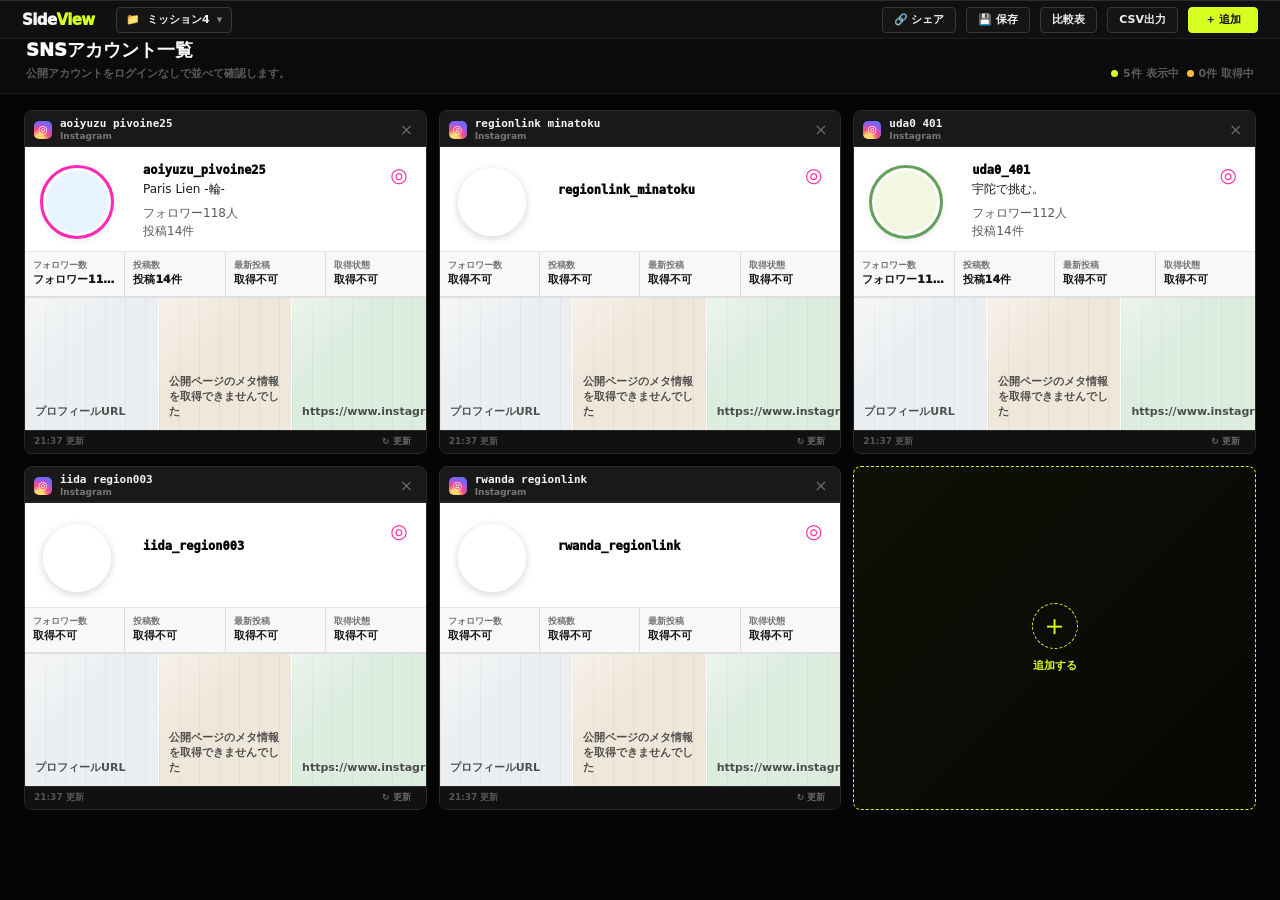
<file: index.html>
<!DOCTYPE html>
<html lang="ja">
<head>
    <meta charset="UTF-8">
    <meta name="viewport" content="width=device-width, initial-scale=1.0">
    <title>SideView SNS Preview</title>
    <link rel="stylesheet" href="sns-preview.css">
</head>
<body>
    <header class="topbar">
        <div class="brand-lockup" aria-label="SideView">
            <span class="brand-side">Side</span><span class="brand-view">View</span>
        </div>
        <button class="mission-select" type="button" aria-label="ミッション選択">
            <span>📁</span>
            <strong id="missionName">ミッション4</strong>
            <span class="chevron">▾</span>
        </button>
        <div class="topbar-spacer"></div>
        <button class="ghost-action" type="button">🔗 シェア</button>
        <button class="ghost-action" type="button">💾 保存</button>
        <button id="toggleCompare" class="ghost-action" type="button">比較表</button>
        <button id="exportCsv" class="ghost-action" type="button">CSV出力</button>
        <button id="openAddPanel" class="add-action" type="button">＋ 追加</button>
    </header>

    <main class="app-shell">
        <section class="mission-head">
            <div>
                <h1>SNSアカウント一覧</h1>
                <p>公開アカウントをログインなしで並べて確認します。</p>
            </div>
            <div id="statusSummary" class="status-summary" aria-label="取得状況"></div>
        </section>

        <section id="panelGrid" class="panel-grid" aria-label="SNSプレビュー一覧"></section>

        <section id="comparePanel" class="compare-panel" aria-label="SNS比較表" hidden>
            <div class="compare-head">
                <div>
                    <p>Comparison</p>
                    <h2>アカウント比較表</h2>
                </div>
                <button id="closeCompare" type="button">閉じる</button>
            </div>
            <div class="compare-table-wrap">
                <table class="compare-table">
                    <thead>
                        <tr>
                            <th>SNS</th>
                            <th>アカウント</th>
                            <th>フォロワー数</th>
                            <th>投稿数</th>
                            <th>最新投稿</th>
                            <th>取得状態</th>
                            <th>URL</th>
                        </tr>
                    </thead>
                    <tbody id="compareRows"></tbody>
                </table>
            </div>
        </section>
    </main>

    <dialog id="addDialog" class="add-dialog" aria-labelledby="addDialogTitle">
        <form method="dialog">
            <div class="dialog-head">
                <div>
                    <p>URL Input</p>
                    <h2 id="addDialogTitle">SNSパネルを追加</h2>
                </div>
                <button class="icon-button" value="cancel" type="submit" aria-label="閉じる">×</button>
            </div>
            <label>
                <span>SNSアカウントURL</span>
                <textarea id="urlInput" placeholder="https://www.instagram.com/account/&#10;https://x.com/account"></textarea>
            </label>
            <label>
                <span>ミッション名</span>
                <input id="missionInput" value="ミッション4">
            </label>
            <div id="inputNotice" class="dialog-notice">Instagram / X / TikTok / YouTube / Facebook / Threads / LinkedIn に対応。</div>
            <div class="dialog-actions">
                <button id="addUrls" class="dialog-primary" value="default" type="button">パネルを追加</button>
                <button id="clearUrls" class="dialog-secondary" value="default" type="button">クリア</button>
            </div>
        </form>
    </dialog>

    <script src="sns-preview.js"></script>
</body>
</html>
</file>
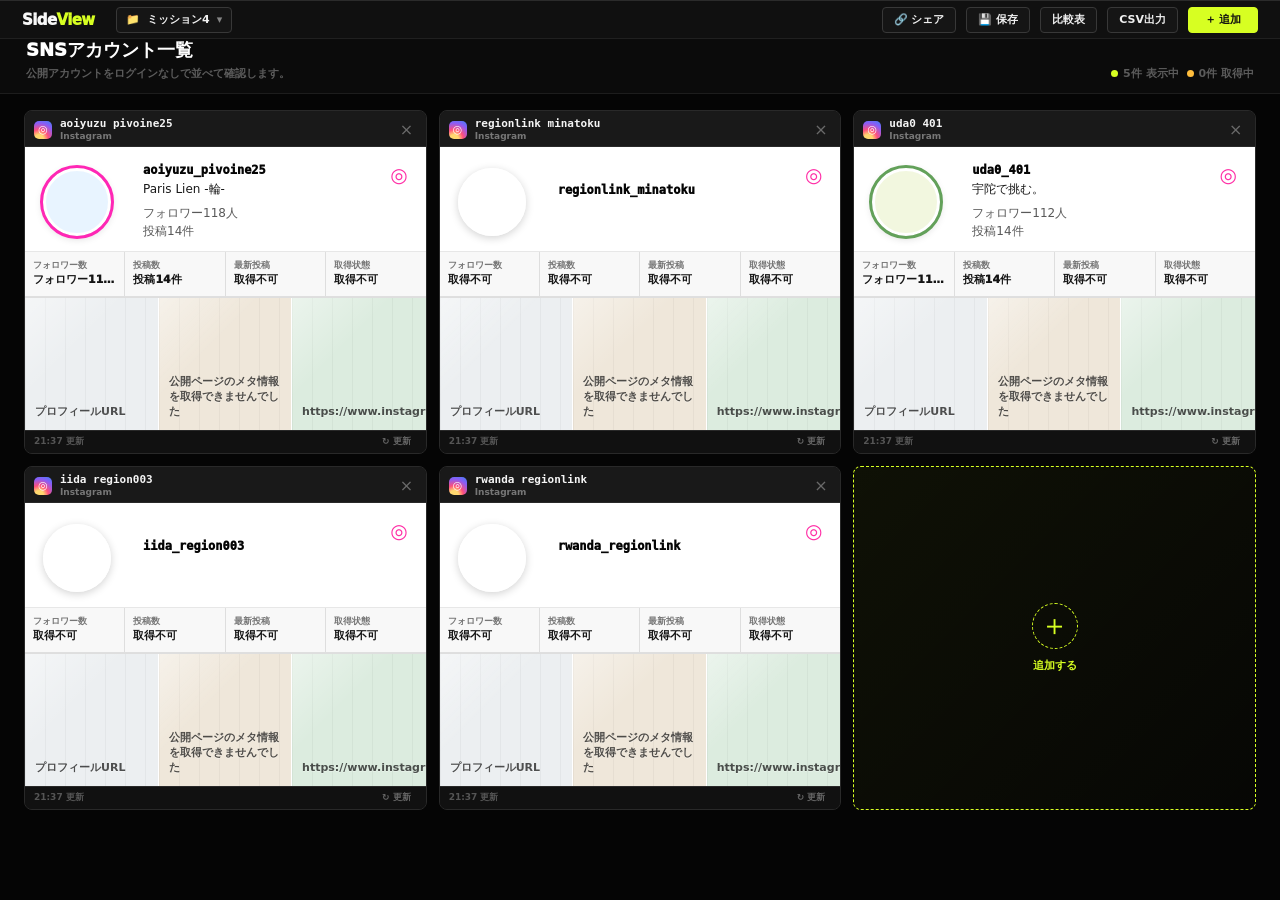
<file: admin/sns-preview.html>
<!DOCTYPE html>
<html lang="ja">
<head>
    <meta charset="UTF-8">
    <meta name="viewport" content="width=device-width, initial-scale=1.0">
    <title>SideView SNS Preview</title>
    <link rel="stylesheet" href="../sns-preview.css">
</head>
<body>
    <header class="topbar">
        <div class="brand-lockup" aria-label="SideView">
            <span class="brand-side">Side</span><span class="brand-view">View</span>
        </div>
        <button class="mission-select" type="button" aria-label="ミッション選択">
            <span>📁</span>
            <strong id="missionName">ミッション4</strong>
            <span class="chevron">▾</span>
        </button>
        <div class="topbar-spacer"></div>
        <button class="ghost-action" type="button">🔗 シェア</button>
        <button class="ghost-action" type="button">💾 保存</button>
        <button id="toggleCompare" class="ghost-action" type="button">比較表</button>
        <button id="exportCsv" class="ghost-action" type="button">CSV出力</button>
        <button id="openAddPanel" class="add-action" type="button">＋ 追加</button>
    </header>

    <main class="app-shell">
        <section class="mission-head">
            <div>
                <h1>SNSアカウント一覧</h1>
                <p>公開アカウントをログインなしで並べて確認します。</p>
            </div>
            <div id="statusSummary" class="status-summary" aria-label="取得状況"></div>
        </section>

        <section id="panelGrid" class="panel-grid" aria-label="SNSプレビュー一覧"></section>

        <section id="comparePanel" class="compare-panel" aria-label="SNS比較表" hidden>
            <div class="compare-head">
                <div>
                    <p>Comparison</p>
                    <h2>アカウント比較表</h2>
                </div>
                <button id="closeCompare" type="button">閉じる</button>
            </div>
            <div class="compare-table-wrap">
                <table class="compare-table">
                    <thead>
                        <tr>
                            <th>SNS</th>
                            <th>アカウント</th>
                            <th>フォロワー数</th>
                            <th>投稿数</th>
                            <th>最新投稿</th>
                            <th>取得状態</th>
                            <th>URL</th>
                        </tr>
                    </thead>
                    <tbody id="compareRows"></tbody>
                </table>
            </div>
        </section>
    </main>

    <dialog id="addDialog" class="add-dialog" aria-labelledby="addDialogTitle">
        <form method="dialog">
            <div class="dialog-head">
                <div>
                    <p>URL Input</p>
                    <h2 id="addDialogTitle">SNSパネルを追加</h2>
                </div>
                <button class="icon-button" value="cancel" type="submit" aria-label="閉じる">×</button>
            </div>
            <label>
                <span>SNSアカウントURL</span>
                <textarea id="urlInput" placeholder="https://www.instagram.com/account/&#10;https://x.com/account"></textarea>
            </label>
            <label>
                <span>ミッション名</span>
                <input id="missionInput" value="ミッション4">
            </label>
            <div id="inputNotice" class="dialog-notice">Instagram / X / TikTok / YouTube / Facebook / Threads / LinkedIn に対応。</div>
            <div class="dialog-actions">
                <button id="addUrls" class="dialog-primary" value="default" type="button">パネルを追加</button>
                <button id="clearUrls" class="dialog-secondary" value="default" type="button">クリア</button>
            </div>
        </form>
    </dialog>

    <script src="../sns-preview.js"></script>
</body>
</html>
</file>
<file: sns-preview.css>
:root {
    --bg: #050505;
    --panel: #111111;
    --panel-2: #191919;
    --line: #292929;
    --line-strong: #383838;
    --text: #f6f6f6;
    --muted: #8c8c8c;
    --quiet: #5c5c5c;
    --accent: #d7ff22;
    --accent-soft: rgba(215, 255, 34, 0.14);
    --danger: #ff4d6d;
    --instagram: #ff2ea6;
}

* {
    box-sizing: border-box;
}

html {
    background: var(--bg);
}

body {
    min-width: 1180px;
    margin: 0;
    color: var(--text);
    background: var(--bg);
    font-family: Inter, ui-sans-serif, system-ui, -apple-system, BlinkMacSystemFont, "Segoe UI", sans-serif;
}

button,
input,
textarea {
    font: inherit;
}

button {
    cursor: pointer;
}

.topbar {
    position: sticky;
    top: 0;
    z-index: 10;
    display: flex;
    align-items: center;
    gap: 10px;
    height: 39px;
    padding: 0 22px;
    border-top: 1px solid #2b2b2b;
    border-bottom: 1px solid #202020;
    background: #101010;
}

.brand-lockup {
    display: inline-flex;
    align-items: baseline;
    min-width: 84px;
    font-size: 15px;
    font-weight: 1000;
    letter-spacing: -0.04em;
}

.brand-side {
    color: #f7f7f7;
}

.brand-view {
    color: var(--accent);
}

.mission-select,
.ghost-action,
.add-action,
.icon-button {
    min-height: 26px;
    border: 1px solid var(--line-strong);
    border-radius: 4px;
    color: #f0f0f0;
    background: #151515;
    font-size: 11px;
    font-weight: 800;
}

.mission-select {
    display: inline-flex;
    align-items: center;
    gap: 7px;
    padding: 0 9px;
}

.chevron {
    color: #858585;
}

.topbar-spacer {
    flex: 1;
}

.ghost-action {
    padding: 0 11px;
}

.add-action {
    min-width: 70px;
    color: #101010;
    background: var(--accent);
    border-color: var(--accent);
}

.app-shell {
    padding: 0 24px 48px;
}

.mission-head {
    display: flex;
    align-items: end;
    justify-content: space-between;
    min-height: 50px;
    margin: 0 -24px 16px;
    padding: 0 26px 12px;
    border-bottom: 1px solid #1d1d1d;
    background: #0b0b0b;
}

.mission-head h1 {
    margin: 0;
    color: #fff;
    font-size: 18px;
    font-weight: 950;
    line-height: 1.2;
    letter-spacing: 0;
}

.mission-head p {
    margin: 5px 0 0;
    color: var(--quiet);
    font-size: 11px;
    font-weight: 700;
}

.status-summary {
    display: flex;
    gap: 8px;
    color: var(--quiet);
    font-size: 11px;
    font-weight: 800;
}

.status-summary span {
    display: inline-flex;
    align-items: center;
    gap: 5px;
}

.status-dot {
    width: 7px;
    height: 7px;
    border-radius: 50%;
    background: var(--accent);
}

.status-dot.warn {
    background: #ffbe3d;
}

.panel-grid {
    display: grid;
    grid-template-columns: repeat(4, minmax(360px, 1fr));
    gap: 12px;
    align-items: start;
}

.sns-panel,
.add-panel {
    height: 344px;
    overflow: hidden;
    border: 1px solid var(--line);
    border-radius: 8px;
    background: var(--panel);
}

.sns-panel {
    display: grid;
    grid-template-rows: 36px minmax(0, 1fr) 23px;
}

.panel-titlebar {
    display: grid;
    grid-template-columns: auto 1fr auto;
    align-items: center;
    gap: 8px;
    padding: 7px 8px 7px 9px;
    border-bottom: 1px solid var(--line);
    background: var(--panel-2);
}

.provider-icon {
    width: 18px;
    height: 18px;
    border-radius: 5px;
    display: grid;
    place-items: center;
    color: #fff;
    background: radial-gradient(circle at 28% 100%, #ffd86f 0 20%, #ff4f7c 42%, #8b5cf6 72%, #3b82f6 100%);
    font-size: 11px;
    font-weight: 900;
}

.panel-account {
    min-width: 0;
}

.panel-account strong,
.panel-account span {
    display: block;
    overflow: hidden;
    text-overflow: ellipsis;
    white-space: nowrap;
}

.panel-account strong {
    color: #f5f5f5;
    font-family: ui-monospace, SFMono-Regular, Menlo, Consolas, monospace;
    font-size: 11px;
    font-weight: 900;
    line-height: 1.05;
}

.panel-account span {
    margin-top: 2px;
    color: #777;
    font-size: 9px;
    font-weight: 800;
}

.close-button {
    width: 24px;
    height: 24px;
    border: 0;
    color: #6a6a6a;
    background: transparent;
    font-size: 16px;
    line-height: 1;
}

.panel-stage {
    position: relative;
    display: grid;
    grid-template-rows: 104px 46px 1fr;
    background: #fff;
}

.profile-zone {
    display: grid;
    grid-template-columns: 86px 1fr auto;
    gap: 14px;
    align-items: center;
    padding: 16px 18px 10px;
    color: #0d0d0d;
}

.avatar {
    width: 68px;
    height: 68px;
    border: 3px solid #fff;
    border-radius: 50%;
    outline: 3px solid var(--ring, #ff3aa8);
    display: grid;
    place-items: center;
    color: #111;
    background: var(--avatar-bg, #e7f2ff);
    box-shadow: 0 2px 9px rgba(0, 0, 0, 0.18);
    font-size: 22px;
    font-weight: 1000;
    background-position: center;
    background-size: cover;
}

.avatar.has-image {
    color: transparent;
}

.profile-copy {
    min-width: 0;
}

.profile-copy strong {
    display: block;
    color: #050505;
    font-family: ui-monospace, SFMono-Regular, Menlo, Consolas, monospace;
    font-size: 12px;
    font-weight: 950;
}

.profile-copy p {
    margin: 4px 0 0;
    color: #191919;
    font-size: 12px;
    line-height: 1.45;
}

.profile-copy span {
    display: block;
    margin-top: 5px;
    color: #595959;
    font-size: 12px;
    line-height: 1.5;
}

.metrics-row {
    display: grid;
    grid-template-columns: repeat(4, minmax(0, 1fr));
    gap: 1px;
    border-top: 1px solid #e7e7e7;
    border-bottom: 1px solid #dfdfdf;
    background: #dedede;
}

.metrics-row div {
    display: grid;
    align-content: center;
    min-width: 0;
    padding: 6px 8px;
    background: #f8f8f8;
}

.metrics-row span {
    display: block;
    color: #777;
    font-size: 9px;
    font-weight: 900;
    line-height: 1.1;
}

.metrics-row strong {
    display: block;
    overflow: hidden;
    margin-top: 3px;
    color: #141414;
    font-size: 11px;
    font-weight: 950;
    line-height: 1.2;
    text-overflow: ellipsis;
    white-space: nowrap;
}

.provider-corner {
    align-self: start;
    color: var(--instagram);
    font-size: 20px;
}

.feed-strip {
    display: grid;
    grid-template-columns: repeat(3, 1fr);
    min-height: 0;
    border-top: 1px solid #dedede;
}

.feed-tile {
    position: relative;
    overflow: hidden;
    min-height: 100px;
    border-right: 1px solid #fff;
    background: var(--tile-bg, #d9d9d9);
    background-position: center;
    background-size: cover;
}

.compare-panel {
    margin-top: 14px;
    overflow: hidden;
    border: 1px solid var(--line);
    border-radius: 8px;
    background: #101010;
}

.compare-head {
    display: flex;
    align-items: center;
    justify-content: space-between;
    gap: 18px;
    padding: 14px 16px;
    border-bottom: 1px solid var(--line);
    background: #151515;
}

.compare-head p {
    margin: 0;
    color: var(--accent);
    font-size: 10px;
    font-weight: 950;
    text-transform: uppercase;
}

.compare-head h2 {
    margin: 3px 0 0;
    font-size: 16px;
    line-height: 1.2;
}

.compare-head button {
    min-height: 28px;
    border: 1px solid var(--line-strong);
    border-radius: 4px;
    color: #d8d8d8;
    background: #111;
    font-size: 11px;
    font-weight: 900;
}

.compare-table-wrap {
    overflow-x: auto;
}

.compare-table {
    width: 100%;
    min-width: 920px;
    border-collapse: collapse;
}

.compare-table th,
.compare-table td {
    padding: 11px 12px;
    border-bottom: 1px solid #222;
    color: #d9d9d9;
    text-align: left;
    font-size: 12px;
    font-weight: 800;
    white-space: nowrap;
}

.compare-table th {
    color: #777;
    background: #0b0b0b;
    font-size: 10px;
    font-weight: 950;
    text-transform: uppercase;
}

.compare-table td:last-child {
    max-width: 280px;
    overflow: hidden;
    color: #8a8a8a;
    text-overflow: ellipsis;
}

.feed-tile:last-child {
    border-right: 0;
}

.feed-tile::before {
    content: "";
    position: absolute;
    inset: 0;
    background:
        linear-gradient(135deg, rgba(255, 255, 255, 0.44), rgba(255, 255, 255, 0) 38%),
        repeating-linear-gradient(90deg, rgba(0,0,0,0.04) 0 1px, transparent 1px 20px);
}

.feed-tile span {
    position: absolute;
    left: 10px;
    right: 10px;
    bottom: 10px;
    color: rgba(0, 0, 0, 0.68);
    font-size: 11px;
    font-weight: 900;
    line-height: 1.35;
    text-shadow: 0 1px 0 rgba(255, 255, 255, 0.32);
}

.feed-tile[style*="background-image"] span {
    left: 8px;
    right: 8px;
    bottom: 8px;
    width: max-content;
    max-width: calc(100% - 16px);
    padding: 4px 7px;
    border-radius: 4px;
    color: #fff;
    background: rgba(0, 0, 0, 0.58);
    text-shadow: none;
}

.feed-tile.video::after {
    content: "▶";
    position: absolute;
    right: 9px;
    top: 8px;
    width: 18px;
    height: 18px;
    border-radius: 50%;
    display: grid;
    place-items: center;
    color: #fff;
    background: rgba(0, 0, 0, 0.55);
    font-size: 9px;
}

.loading-stage {
    display: grid;
    place-items: center;
    min-height: 100%;
    background: #fff;
}

.instagram-loader {
    display: grid;
    justify-items: center;
    gap: 16px;
    margin-top: 44px;
}

.instagram-glyph {
    color: var(--instagram);
    font-size: 28px;
    font-weight: 900;
}

.instagram-word {
    color: #242424;
    font-family: "Brush Script MT", "Segoe Script", cursive;
    font-size: 34px;
    font-weight: 900;
}

.panel-footer {
    display: flex;
    align-items: center;
    justify-content: space-between;
    padding: 0 9px;
    border-top: 1px solid var(--line);
    color: #555;
    background: #111;
    font-size: 9px;
    font-weight: 800;
}

.panel-footer button {
    border: 0;
    color: #656565;
    background: transparent;
    font-size: 9px;
    font-weight: 800;
}

.add-panel {
    min-height: 344px;
    border: 1px dashed var(--accent);
    display: grid;
    place-items: center;
    color: var(--accent);
    background: linear-gradient(135deg, rgba(215, 255, 34, 0.05), rgba(215, 255, 34, 0.01));
}

.add-panel button {
    width: 100%;
    height: 100%;
    border: 0;
    display: grid;
    place-items: center;
    color: var(--accent);
    background: transparent;
}

.add-panel-content {
    display: grid;
    justify-items: center;
    gap: 9px;
}

.plus-ring {
    width: 46px;
    height: 46px;
    border: 1px dashed var(--accent);
    border-radius: 50%;
    display: grid;
    place-items: center;
    color: var(--accent);
    font-size: 29px;
    line-height: 1;
}

.add-panel-content strong {
    font-size: 11px;
}

.add-dialog {
    width: min(560px, calc(100vw - 36px));
    border: 1px solid #333;
    border-radius: 8px;
    color: var(--text);
    background: #141414;
    box-shadow: 0 24px 70px rgba(0, 0, 0, 0.55);
}

.add-dialog::backdrop {
    background: rgba(0, 0, 0, 0.68);
}

.add-dialog form {
    display: grid;
    gap: 14px;
}

.dialog-head {
    display: flex;
    justify-content: space-between;
    gap: 14px;
}

.dialog-head p {
    margin: 0;
    color: var(--accent);
    font-size: 10px;
    font-weight: 900;
    text-transform: uppercase;
}

.dialog-head h2 {
    margin: 3px 0 0;
    font-size: 20px;
}

.icon-button {
    width: 30px;
    height: 30px;
}

.add-dialog label span {
    display: block;
    margin-bottom: 7px;
    color: #bdbdbd;
    font-size: 12px;
    font-weight: 850;
}

.add-dialog textarea,
.add-dialog input {
    width: 100%;
    border: 1px solid #343434;
    border-radius: 6px;
    color: #f4f4f4;
    background: #080808;
    font-size: 13px;
    font-weight: 750;
}

.add-dialog textarea {
    min-height: 130px;
    padding: 12px;
    resize: vertical;
}

.add-dialog input {
    min-height: 40px;
    padding: 0 12px;
}

.dialog-notice {
    padding: 10px 12px;
    border: 1px solid rgba(215, 255, 34, 0.22);
    border-radius: 6px;
    color: #d9e989;
    background: var(--accent-soft);
    font-size: 12px;
    font-weight: 800;
}

.dialog-actions {
    display: flex;
    gap: 10px;
}

.dialog-primary,
.dialog-secondary {
    min-height: 38px;
    border-radius: 5px;
    padding: 0 14px;
    font-size: 12px;
    font-weight: 900;
}

.dialog-primary {
    border: 1px solid var(--accent);
    color: #080808;
    background: var(--accent);
}

.dialog-secondary {
    border: 1px solid #383838;
    color: #e8e8e8;
    background: #1b1b1b;
}

@media (max-width: 1500px) {
    .panel-grid {
        grid-template-columns: repeat(3, minmax(360px, 1fr));
    }
}

@media (max-width: 1180px) {
    body {
        min-width: 0;
    }

    .panel-grid {
        grid-template-columns: repeat(2, minmax(320px, 1fr));
    }
}

@media (max-width: 760px) {
    .topbar {
        padding: 0 12px;
    }

    .ghost-action {
        display: none;
    }

    .app-shell {
        padding: 0 12px 28px;
    }

    .mission-head {
        display: grid;
        gap: 10px;
        margin-left: -12px;
        margin-right: -12px;
        padding-left: 14px;
        padding-right: 14px;
    }

    .panel-grid {
        grid-template-columns: 1fr;
    }

    .sns-panel,
    .add-panel {
        height: 330px;
    }

    .metrics-row {
        grid-template-columns: repeat(2, minmax(0, 1fr));
    }
}
</file>
